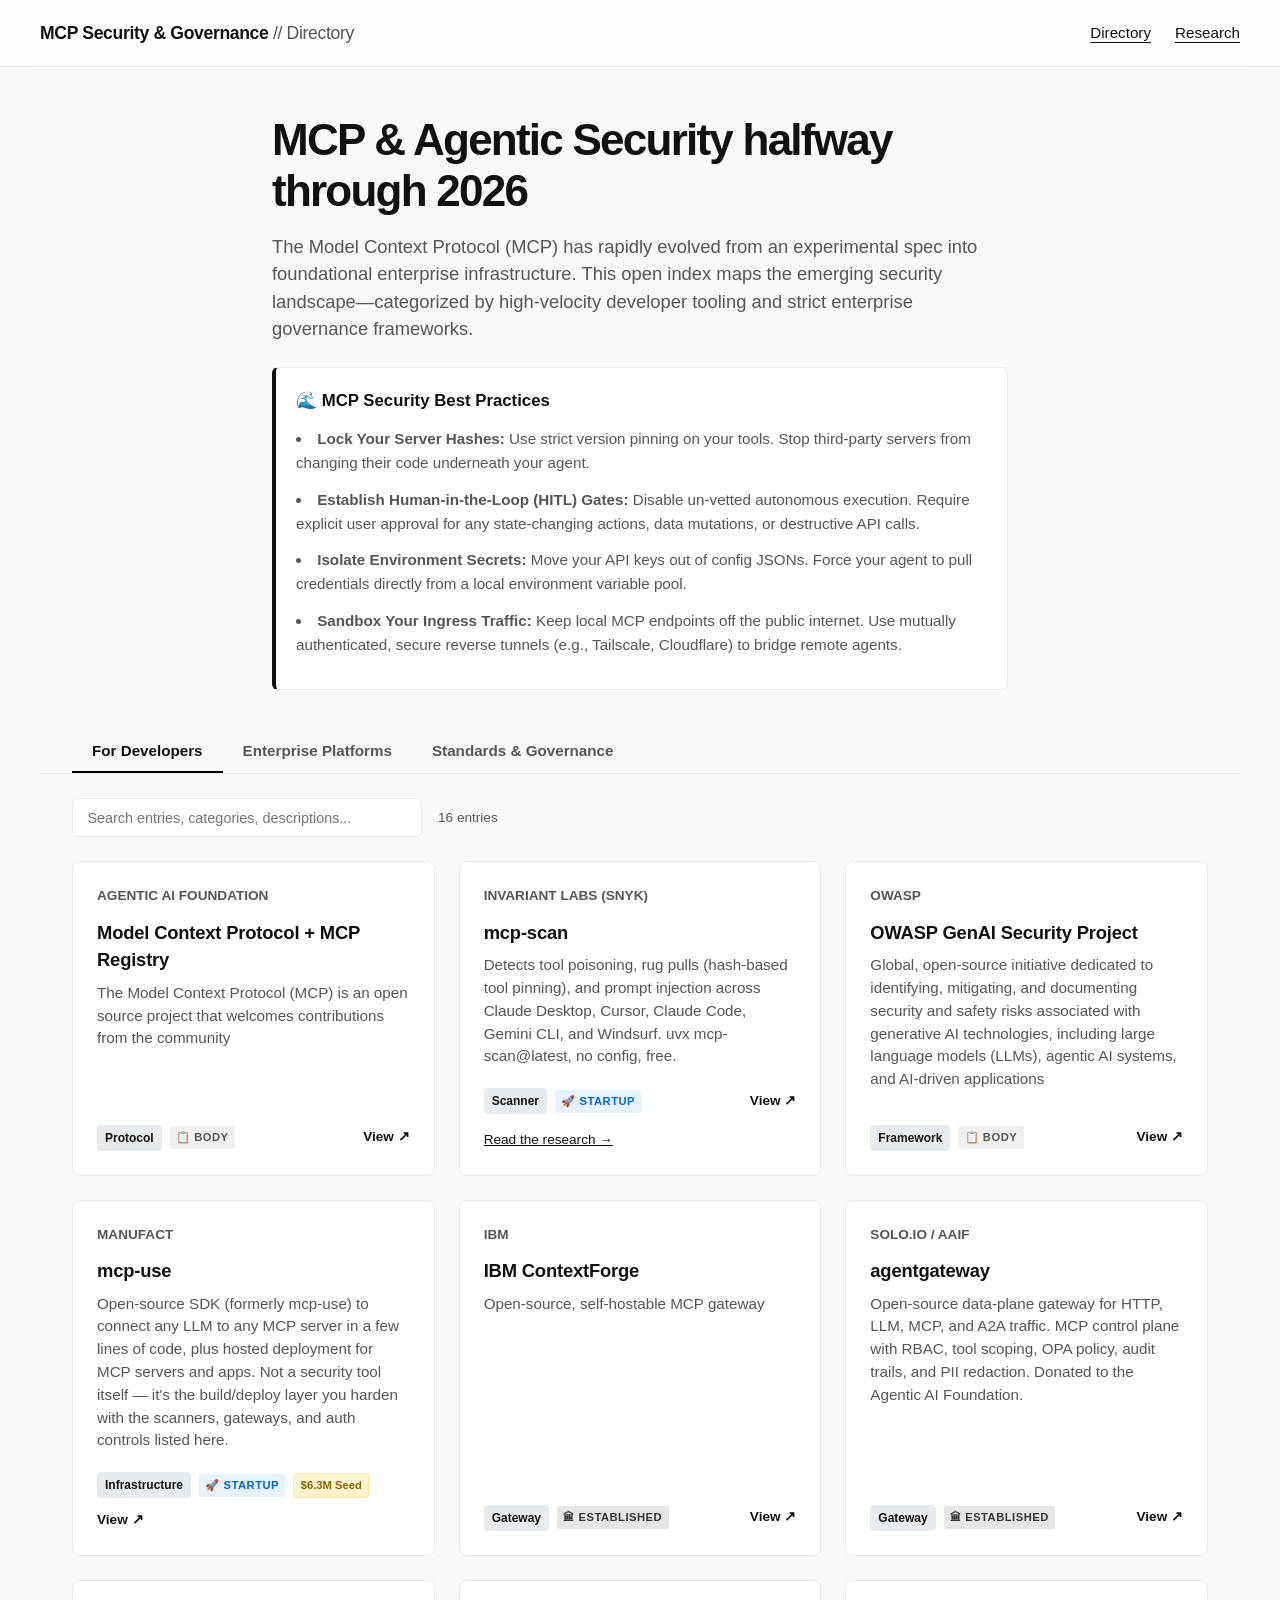
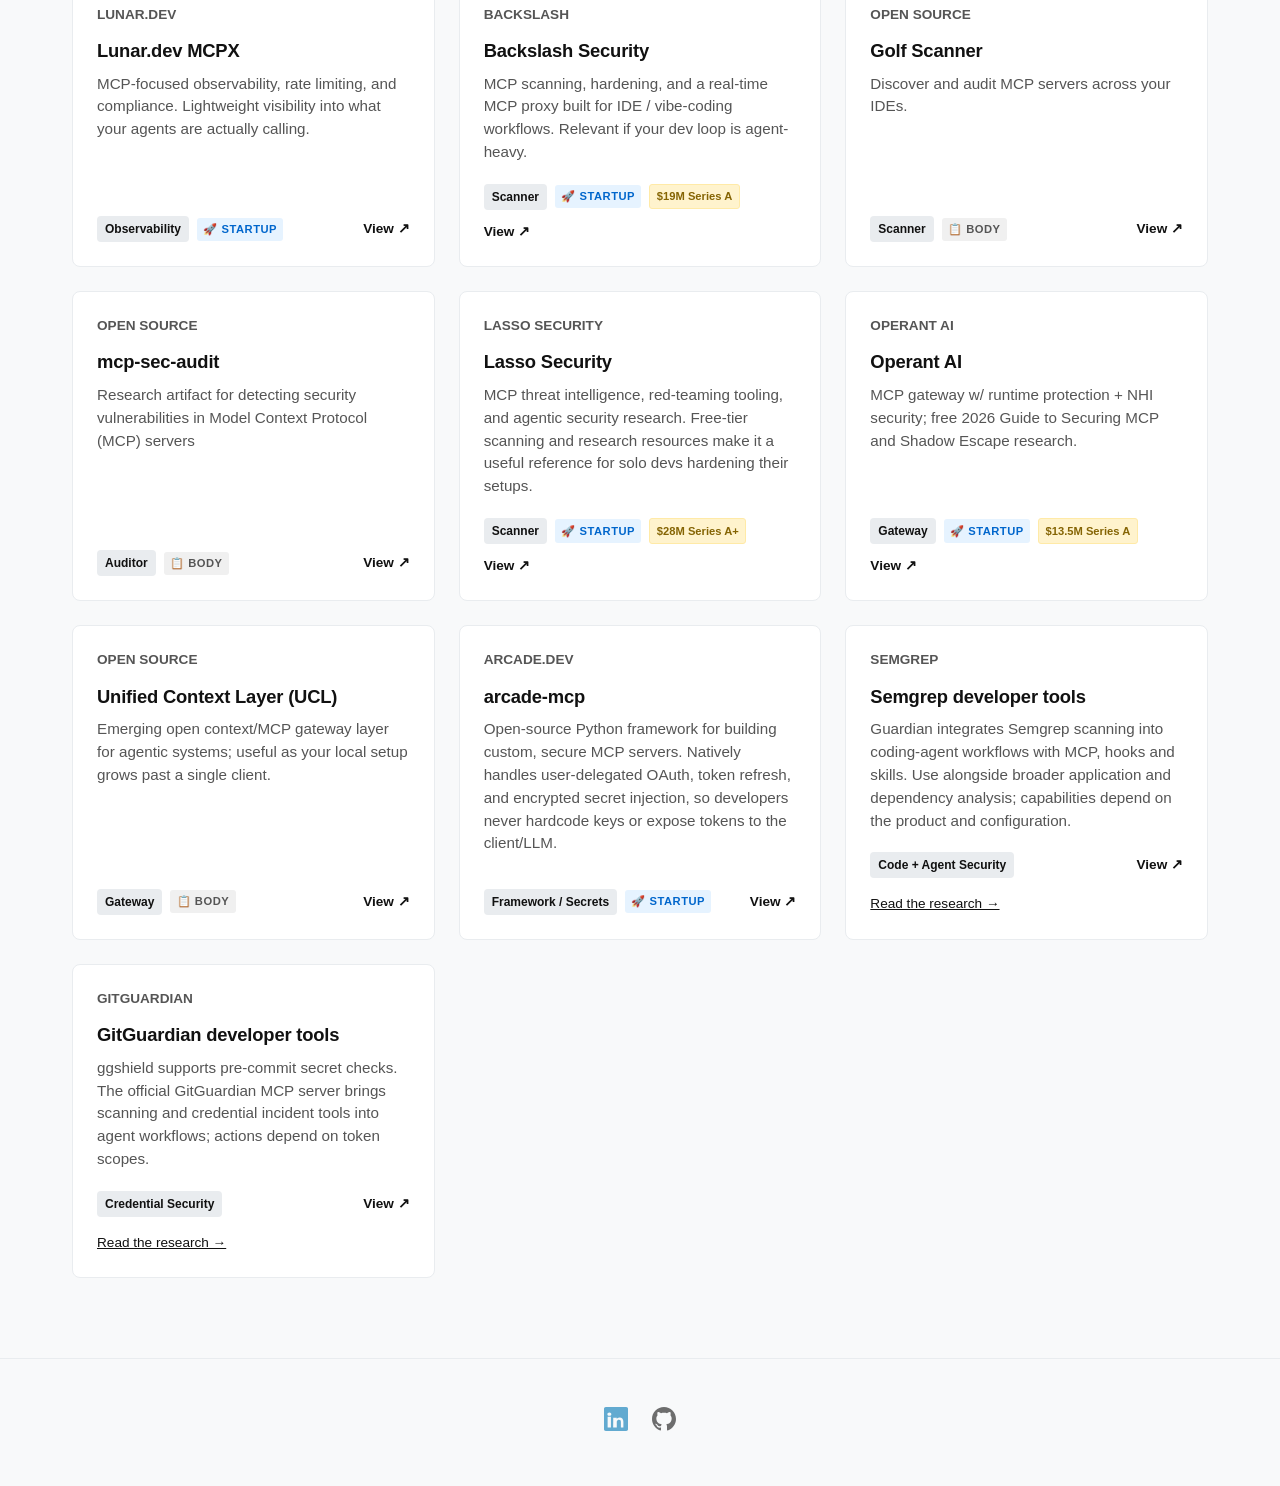
<file: docs/index.html>
<!DOCTYPE html>
<html lang="en">
<head>
<meta charset="UTF-8">
<meta name="viewport" content="width=device-width, initial-scale=1.0">
<title>MCP & Agentic Security Directory (2026)</title>
<meta name="description" content="This open index maps the emerging MCP & Agentic Security landscape—categorized by high-velocity developer tooling and strict enterprise governance frameworks.">
<meta property="og:title" content="MCP & Agentic Security Directory (2026)">
<meta property="og:description" content="This open index maps the emerging MCP & Agentic Security landscape—categorized by high-velocity developer tooling and strict enterprise governance frameworks.">
<meta property="og:type" content="website">
<meta property="og:url" content="https://cve415.github.io/MCP-Security-2026/">
<meta property="og:image" content="https://cve415.github.io/MCP-Security-2026/social-card.svg">
<meta property="og:image:width" content="1200">
<meta property="og:image:height" content="630">

<meta name="twitter:card" content="summary_large_image">
<meta name="twitter:title" content="MCP & Agentic Security Directory (2026)">
<meta name="twitter:description" content="Open index mapping MCP security landscape—developer tooling &amp; enterprise control planes.">
<meta name="twitter:image" content="https://cve415.github.io/MCP-Security-2026/social-card.svg">

<link rel="canonical" href="https://cve415.github.io/MCP-Security-2026/">
<style>
:root {
    --bg: #f8f9fa;
    --card: #ffffff;
    --text: #111111;
    --text-secondary: #555555;
    --border: #e9ecef;
    --hover: #f1f3f5;
    --accent: #000000;
    --badge-bg: #e9ecef;
}

* { margin: 0; padding: 0; box-sizing: border-box; }

body {
    font-family: -apple-system, BlinkMacSystemFont, "Segoe UI", Roboto, Helvetica, Arial, sans-serif;
    background: var(--bg);
    color: var(--text);
    line-height: 1.5;
}

header {
    padding: 1.25rem 2rem;
    border-bottom: 1px solid var(--border);
    background: rgba(255,255,255,0.85);
    backdrop-filter: blur(12px);
    position: sticky;
    top: 0;
    z-index: 100;
}

nav {
    max-width: 1200px;
    margin: auto;
    display: flex;
    justify-content: space-between;
    align-items: center;
}

.logo { font-weight: 700; font-size: 1.1rem; letter-spacing: -0.02em; }
.logo span { font-weight: 400; color: var(--text-secondary); }

.hero {
    max-width: 800px;
    margin: 3rem auto 2.5rem auto;
    padding: 0 2rem;
}

.hero h1 {
    font-size: 2.75rem;
    line-height: 1.15;
    margin-bottom: 1rem;
    font-weight: 800;
    letter-spacing: -0.04em;
}

.hero p { font-size: 1.15rem; color: var(--text-secondary); margin-bottom: 1.5rem; }

.best-practices {
    background: #fff;
    border: 1px solid var(--border);
    border-left: 4px solid var(--text);
    padding: 1.25rem;
    border-radius: 6px;
    margin-top: 1.5rem;
    font-size: 0.95rem;
    line-height: 1.6;
}
.best-practices h3 { font-size: 1.05rem; font-weight: 700; margin-bottom: 0.75rem; color: var(--text); }
.best-practices ul { list-style-position: inside; padding-left: 0; color: var(--text-secondary); margin: 0; }
.best-practices li { margin-bottom: 0.75rem; line-height: 1.6; }

.page-tabs {
    max-width: 1200px;
    margin: 2rem auto 0 auto;
    padding: 0 2rem;
    display: flex;
    border-bottom: 1px solid var(--border);
}

.page-tab {
    padding: 0.75rem 1.25rem;
    font-size: 0.95rem;
    font-weight: 600;
    color: var(--text-secondary);
    cursor: pointer;
    border-bottom: 2px solid transparent;
    transition: all 0.2s;
}

.page-tab:hover { color: var(--text); }
.page-tab.active { color: var(--text); border-bottom-color: var(--accent); }

.controls-container {
    max-width: 1200px;
    margin: 1.5rem auto;
    padding: 0 2rem;
    display: flex;
    gap: 1rem;
    align-items: center;
}

.search-bar {
    flex: 1;
    max-width: 350px;
    padding: 0.65rem 0.9rem;
    border: 1px solid var(--border);
    border-radius: 6px;
    font-size: 0.9rem;
    outline: none;
}
.search-bar:focus { border-color: var(--text); }

.grid-section {
    max-width: 1200px;
    margin: 0 auto 5rem auto;
    padding: 0 2rem;
}

.directory-grid {
    display: grid;
    grid-template-columns: repeat(auto-fill, minmax(min(100%, 320px), 1fr));
    gap: 1.5rem;
}

@media(min-width: 768px) {
    .directory-grid { grid-template-columns: repeat(2, 1fr); }
}
@media(min-width: 1024px) {
    .directory-grid { grid-template-columns: repeat(3, 1fr); }
}

.card {
    background: var(--card);
    border: 1px solid var(--border);
    border-radius: 8px;
    padding: 1.5rem;
    display: flex;
    flex-direction: column;
    justify-content: space-between;
    height: 100%;
    transition: transform 0.2s, box-shadow 0.2s;
}
.card:hover { transform: translateY(-2px); box-shadow: 0 4px 12px rgba(0,0,0,0.04); }

.card-title { font-size: 1.15rem; font-weight: 700; margin-bottom: 0.5rem; letter-spacing: -0.01em; }
.card-subtitle { font-size: 0.85rem; color: var(--text-secondary); text-transform: uppercase; font-weight: 600; margin-bottom: 0.75rem; }
.card-body { font-size: 0.95rem; color: var(--text-secondary); margin-bottom: 1.25rem; flex-grow: 1; }

.card-meta { display: flex; justify-content: space-between; align-items: center; margin-top: auto; gap: 0.75rem; flex-wrap: wrap; }
.card-badges { display: flex; gap: 0.5rem; align-items: center; flex-wrap: wrap; }
.category-badge { font-size: 0.75rem; font-weight: 600; padding: 0.25rem 0.5rem; background: var(--badge-bg); border-radius: 4px; }
.stage-badge { font-size: 0.7rem; font-weight: 700; padding: 0.2rem 0.4rem; border-radius: 3px; text-transform: uppercase; letter-spacing: 0.5px; }
.stage-startup { background: #e6f3ff; color: #0066cc; }
.stage-established { background: #e6e6e6; color: #333333; }
.stage-body { background: #f0f0f0; color: #555555; }
.funding-badge { font-size: 0.7rem; font-weight: 600; padding: 0.2rem 0.4rem; background: #fff3cd; color: #856404; border-radius: 3px; border: 1px solid #ffeaa7; }
.card-link { font-size: 0.85rem; text-decoration: none; color: var(--text); font-weight: 600; white-space: nowrap; }
.card-link:hover { text-decoration: underline; }

.no-results { display: none; text-align: center; padding: 3rem; color: var(--text-secondary); }
a:focus-visible,button:focus-visible,input:focus-visible{outline:3px solid #276c93;outline-offset:3px}.skip{position:absolute;top:-100px;left:1rem;background:white;padding:1rem;z-index:200}.skip:focus{top:1rem}nav{gap:1rem;flex-wrap:wrap}.site-links{display:flex;gap:1.5rem}.site-links a{color:inherit;font-size:.95rem;text-underline-offset:4px}.page-tab{font-family:inherit;background:transparent;border:0;border-bottom:2px solid transparent;text-align:left}.card{scroll-margin-top:10rem}.card:target{outline:2px solid #111;outline-offset:4px}.research-link{display:block;color:inherit;font-size:.85rem;margin-top:1rem}.directory-note{max-width:1200px;margin:1rem auto;padding:0 2rem;color:#555;font-size:.9rem}.result-count{font-size:.85rem;color:#555}@media(max-width:600px){header{padding:1rem}.page-tabs{padding:0 1rem;flex-wrap:wrap}.page-tab{padding:.75rem}.hero{padding:0 1rem}.hero h1{font-size:2.2rem}.grid-section,.controls-container{padding:0 1rem}.controls-container{flex-wrap:wrap}.search-bar{min-width:0;width:100%}.logo{font-size:1rem}}
</style>
</head>
<body>
<a class="skip" href="#directory">Skip to directory</a>

<header>
    <nav aria-label="Main navigation">
        <div class="logo">MCP Security & Governance <span>// Directory</span></div>
    <div class="site-links"><a href="./" aria-current="page">Directory</a><a href="research/">Research</a></div>
    </nav>
</header>

<div class="hero">
    <h1>MCP & Agentic Security 
        halfway through 2026</h1>
    <p>The Model Context Protocol (MCP) has rapidly evolved from an experimental spec into foundational enterprise infrastructure. This open index maps the emerging security landscape—categorized by high-velocity developer tooling and strict enterprise governance frameworks.</p>

    <div class="best-practices">
        <h3>🌊 MCP Security Best Practices</h3>
        <ul>
            <li><strong>Lock Your Server Hashes:</strong> Use strict version pinning on your tools. Stop third-party servers from changing their code underneath your agent.</li>
            <li><strong>Establish Human-in-the-Loop (HITL) Gates:</strong> Disable un-vetted autonomous execution. Require explicit user approval for any state-changing actions, data mutations, or destructive API calls.</li>
            <li><strong>Isolate Environment Secrets:</strong> Move your API keys out of config JSONs. Force your agent to pull credentials directly from a local environment variable pool.</li>
            <li><strong>Sandbox Your Ingress Traffic:</strong> Keep local MCP endpoints off the public internet. Use mutually authenticated, secure reverse tunnels (e.g., Tailscale, Cloudflare) to bridge remote agents.</li>
        </ul>
    </div>
</div>

<div class="page-tabs" role="group" aria-label="Directory audience">
    <button type="button" class="page-tab active" data-audience="solo" aria-pressed="true" onclick="switchTab('solo')">For Developers</button>
    <button type="button" class="page-tab" data-audience="enterprise" aria-pressed="false" onclick="switchTab('enterprise')">Enterprise Platforms</button>
    <button type="button" class="page-tab" data-audience="governance" aria-pressed="false" onclick="switchTab('governance')">Standards & Governance</button>
</div>

<p class="directory-note"></p>
<div class="controls-container">
    <input type="text" class="search-bar" id="searchInput" aria-label="Search the selected directory audience" placeholder="Search entries, categories, descriptions..." oninput="handleSearch()">
<span class="result-count" id="resultCount" role="status"></span>
</div>
<main class="grid-section" id="directory">
    <noscript>This directory requires JavaScript for search and filtering. Browse the <a href="solo.json">developer</a>, <a href="enterprise.json">enterprise</a>, and <a href="governance.json">governance</a> datasets directly, or visit <a href="research/">Research</a>.</noscript>
    <div class="directory-grid" id="directoryGrid">
        </div>
    <div class="no-results" id="noResults">No records match your query.</div>
</main>

<footer style="text-align: center; padding: 3rem 2rem; border-top: 1px solid var(--border); margin-top: 5rem;">
    <div style="display: flex; justify-content: center; gap: 1.5rem; align-items: center;">
        <a href="https://www.linkedin.com/in/christopherfvelasco/" target="_blank" title="Christopher Velasco on LinkedIn" style="display: inline-block; opacity: 0.6; transition: opacity 0.2s; text-decoration: none; hover: opacity 1;">
            <svg width="24" height="24" viewBox="0 0 24 24" fill="currentColor" style="color: #0077b5;">
                <path d="M20.447 20.452h-3.554v-5.569c0-1.328-.475-2.236-1.986-2.236-1.081 0-1.722.725-2.004 1.428-.103.249-.129.597-.129.946v5.431h-3.554s.05-8.811 0-9.728h3.554v1.375c.427-.659 1.192-1.598 2.898-1.598 2.117 0 3.704 1.385 3.704 4.362v5.589zM5.337 8.855c-1.144 0-1.915-.758-1.915-1.707 0-.951.77-1.708 1.959-1.708 1.188 0 1.914.757 1.938 1.708 0 .949-.75 1.707-1.982 1.707zm1.581 11.597H3.635V9.724h3.283v10.728zM22.225 0H1.771C.792 0 0 .774 0 1.729v20.542C0 23.227.792 24 1.771 24h20.451C23.2 24 24 23.227 24 22.271V1.729C24 .774 23.2 0 22.225 0z"/>
            </svg>
        </a>
        <a href="https://github.com/cve415/MCP-Security-2026" target="_blank" title="View on GitHub" style="display: inline-block; opacity: 0.6; transition: opacity 0.2s; text-decoration: none;">
            <svg width="24" height="24" viewBox="0 0 24 24" fill="currentColor" style="color: #111111;">
                <path d="M12 0c-6.626 0-12 5.373-12 12 0 5.302 3.438 9.8 8.207 11.387.599.111.793-.261.793-.577v-2.234c-3.338.726-4.033-1.416-4.033-1.416-.546-1.387-1.333-1.756-1.333-1.756-1.089-.745.083-.729.083-.729 1.205.084 1.839 1.237 1.839 1.237 1.07 1.834 2.807 1.304 3.492.997.107-.775.418-1.305.762-1.604-2.665-.305-5.467-1.334-5.467-5.931 0-1.311.469-2.381 1.236-3.221-.124-.303-.535-1.524.117-3.176 0 0 1.008-.322 3.301 1.23.957-.266 1.983-.399 3.003-.404 1.02.005 2.047.138 3.006.404 2.291-1.552 3.297-1.23 3.297-1.23.653 1.653.242 2.874.118 3.176.77.84 1.235 1.911 1.235 3.221 0 4.609-2.807 5.624-5.479 5.921.43.372.823 1.102.823 2.222v 3.293c0 .319.192.694.801.576 4.765-1.589 8.199-6.086 8.199-11.386 0-6.627-5.373-12-12-12z"/>
            </svg>
        </a>
    </div>
</footer>

<script>
let activeTab = 'solo';
let dataStorage = { solo: [], enterprise: [], governance: [] };

async function loadData() {
    try {
        const [s, e, g] = await Promise.all([
            fetch('solo.json').then(r => r.json()),
            fetch('enterprise.json').then(r => r.json()),
            fetch('governance.json').then(r => r.json())
        ]);
        dataStorage.solo = s;
        dataStorage.enterprise = e;
        dataStorage.governance = g;
        restoreLocation();
    } catch (err) {
        document.getElementById('directoryGrid').innerHTML = '<p>Error loading directory payloads.</p>';
    }
}

function switchTab(tabName) {
    activeTab = Object.hasOwn(dataStorage, tabName) ? tabName : 'solo';
    document.querySelectorAll('.page-tab').forEach(el => {
        const selected = el.dataset.audience === activeTab;
        el.classList.toggle('active', selected);
        el.setAttribute('aria-pressed', String(selected));
    });
    document.getElementById('searchInput').value = '';
    const url = new URL(location.href);
    url.searchParams.set('audience', activeTab);
    url.hash = '';
    history.replaceState(null, '', url);
    renderGrid();
}
function restoreLocation() {
    const url = new URL(location.href);
    const hash = url.hash.slice(1);
    switchTab(url.searchParams.get('audience') || 'solo');
    if (hash) {
        url.searchParams.set('audience', activeTab);
        history.replaceState(null, '', url);
        requestAnimationFrame(() => document.getElementById(hash)?.scrollIntoView());
    }
}
window.addEventListener('popstate', restoreLocation);

function renderGrid(filterText = '') {
    const grid = document.getElementById('directoryGrid');
    const noResults = document.getElementById('noResults');
    grid.innerHTML = '';
    
    const items = dataStorage[activeTab].filter(item => {
        const searchPool = `${item.name} ${item.description} ${item.category || item.type || ''} ${item.developer || ''}`.toLowerCase();
        return searchPool.includes(filterText.toLowerCase());
    });

    document.getElementById('resultCount').textContent = `${items.length} entries`;
    if (items.length === 0) {
        noResults.style.display = 'block';
        return;
    }
    noResults.style.display = 'none';

    items.forEach(item => {
        const card = document.createElement('div');
        card.className = 'card';
        if (item.id) card.id = item.id;

        const subtitle = item.developer || item.category || item.type || 'Standard';
        const metaTag = item.category || item.type || 'Framework';
        const linkHTML = item.url ? `<a class="card-link" href="${item.url}" target="_blank" rel="noopener noreferrer">View ↗</a>` : '';

        let stageBadgeHTML = '';
        if (item.stage) {
            const stageEmoji = { startup: '🚀', established: '🏛', body: '📋' }[item.stage] || '';
            const stageClass = `stage-${item.stage}`;
            const stageLabel = item.stage.charAt(0).toUpperCase() + item.stage.slice(1);
            stageBadgeHTML = `<span class="stage-badge ${stageClass}">${stageEmoji} ${stageLabel}</span>`;
        }

        let fundingBadgeHTML = '';
        if (item.funding && item.round) {
            fundingBadgeHTML = `<span class="funding-badge">${item.funding} ${item.round}</span>`;
        }

        card.innerHTML = `
            <div>
                <div class="card-subtitle">${subtitle}</div>
                <div class="card-title">${item.name}</div>
                <div class="card-body">${item.description}</div>
            </div>
            <div class="card-meta">
                <div class="card-badges">
                    <span class="category-badge">${metaTag}</span>
                    ${stageBadgeHTML}
                    ${fundingBadgeHTML}
                </div>
                ${linkHTML}
            </div>
        `;
        if (item.research) {
            const researchLink = document.createElement('a');
            researchLink.className = 'research-link';
            researchLink.href = `research/${item.research}/#${item.id === 'mcp-scan' ? 'snyk' : item.id}`;
            researchLink.textContent = 'Read the research →';
            card.appendChild(researchLink);
        }
        grid.appendChild(card);
    });
}

function handleSearch() {
    const val = document.getElementById('searchInput').value;
    renderGrid(val);
}

window.addEventListener('DOMContentLoaded', loadData);
</script>
</body>
</html>
</file>
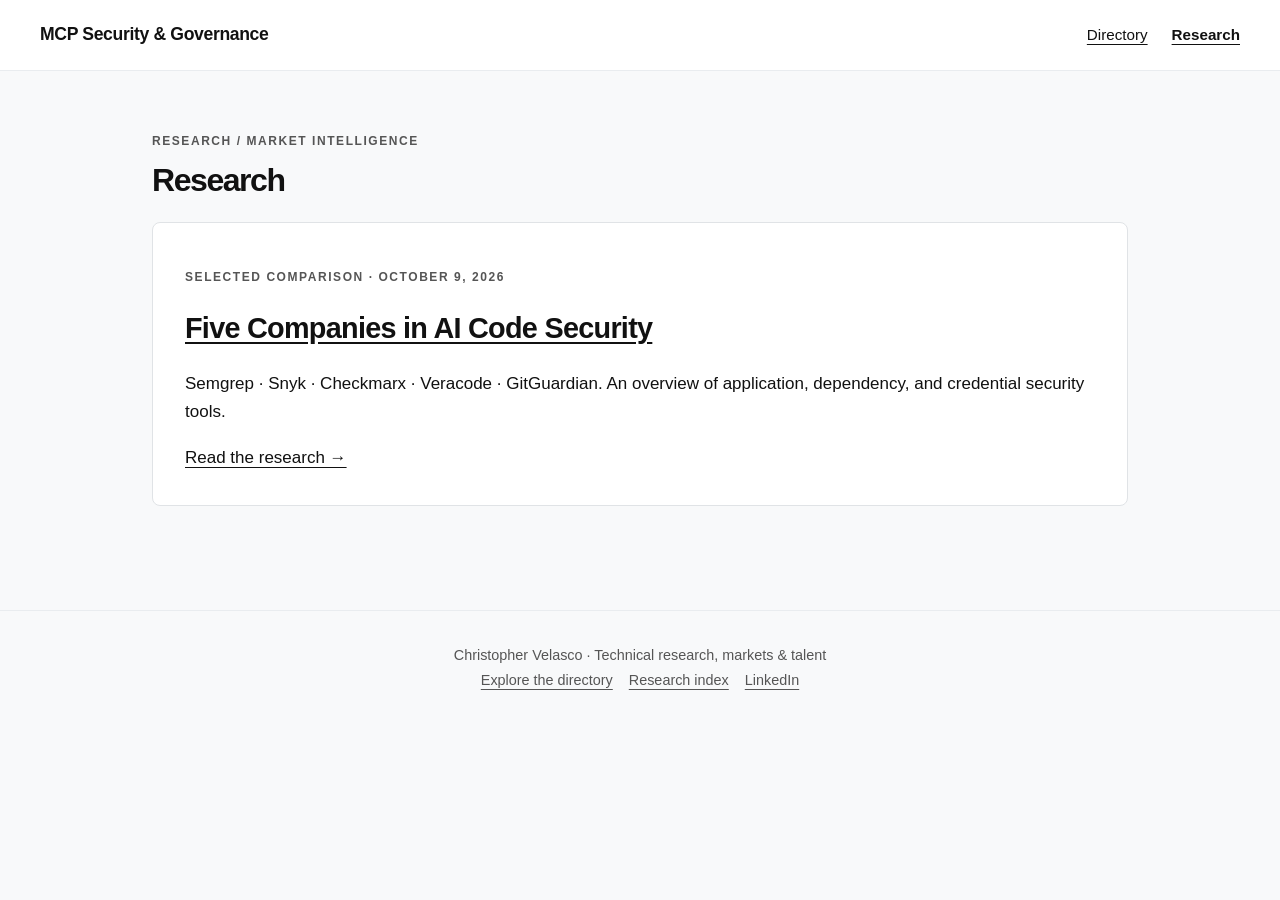
<file: docs/research/index.html>
<!doctype html>
<html lang="en"><head><meta charset="utf-8"><meta name="viewport" content="width=device-width, initial-scale=1"><title>Research | MCP &amp; Agentic Security</title><meta name="description" content="Technical research connecting AI security products, buyer workflows, GTM and talent."><link rel="canonical" href="https://cve415.github.io/MCP-Security-2026/research/"><meta property="og:title" content="Research"><meta property="og:description" content="Technical research connecting AI security products, buyer workflows, GTM and talent."><meta property="og:type" content="website"><meta property="og:url" content="https://cve415.github.io/MCP-Security-2026/research/"><meta property="og:image" content="https://cve415.github.io/MCP-Security-2026/social-card.svg"><meta name="twitter:card" content="summary"><meta name="twitter:title" content="Research"><meta name="twitter:description" content="Technical research connecting AI security products, buyer workflows, GTM and talent."><meta name="twitter:image" content="https://cve415.github.io/MCP-Security-2026/social-card.svg"><link rel="stylesheet" href="research.css"></head>
<body><a class="skip" href="#main">Skip to content</a><header class="site-header"><nav class="site-nav" aria-label="Main navigation"><a class="brand" href="../">MCP Security &amp; Governance</a><div class="nav-links"><a href="../">Directory</a><a href="./" aria-current="page">Research</a></div></nav></header><main id="main" class="research-main"><div class="index-head"><p class="eyebrow">Research / Market intelligence</p><h1>Research</h1></div><article class="research-card"><p class="eyebrow">Selected comparison · October 9, 2026</p><h2><a href="five-companies-in-ai-code-security/">Five Companies in AI Code Security</a></h2><p>Semgrep · Snyk · Checkmarx · Veracode · GitGuardian. An overview of application, dependency, and credential security tools.</p><a href="five-companies-in-ai-code-security/">Read the research →</a></article></main><footer class="site-footer">Christopher Velasco · Technical research, markets &amp; talent<br><a href="../">Explore the directory</a><a href="./">Research index</a><a href="https://www.linkedin.com/in/christopherfvelasco/">LinkedIn</a></footer></body></html>
</file>
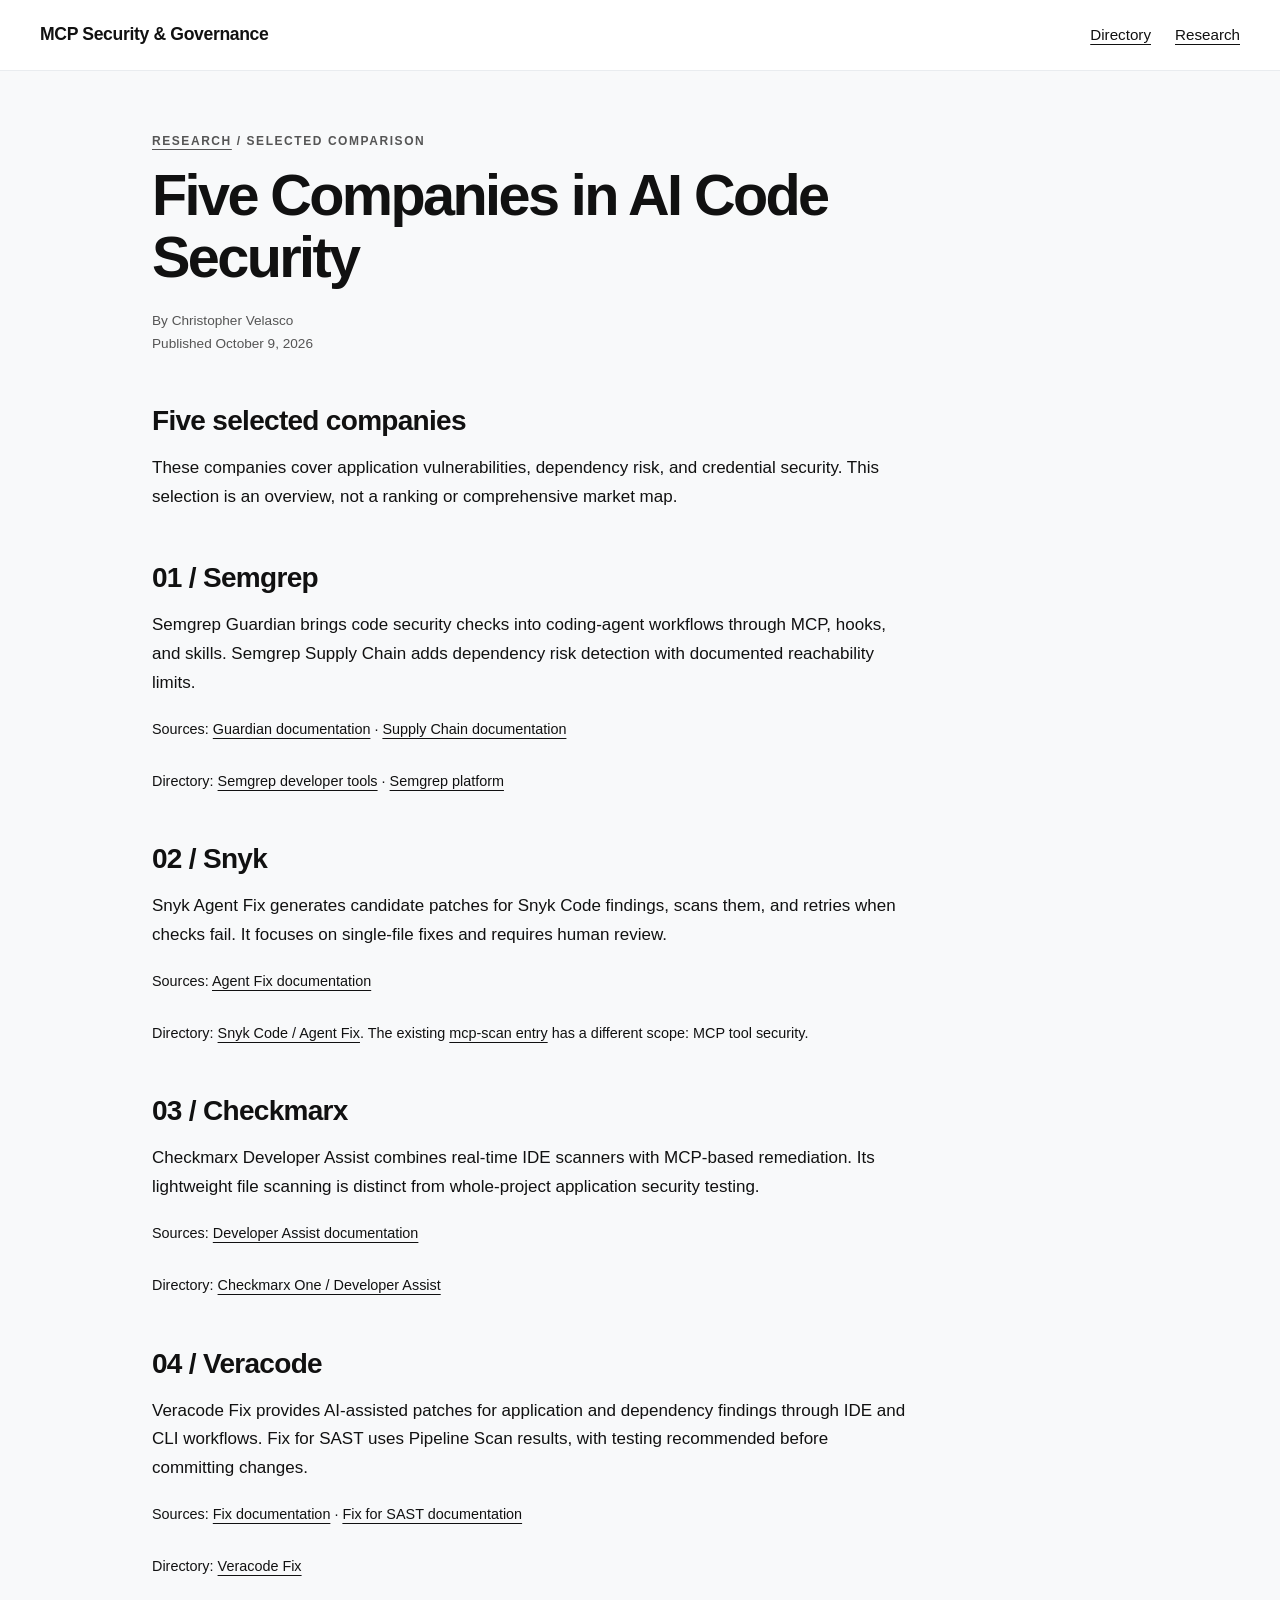
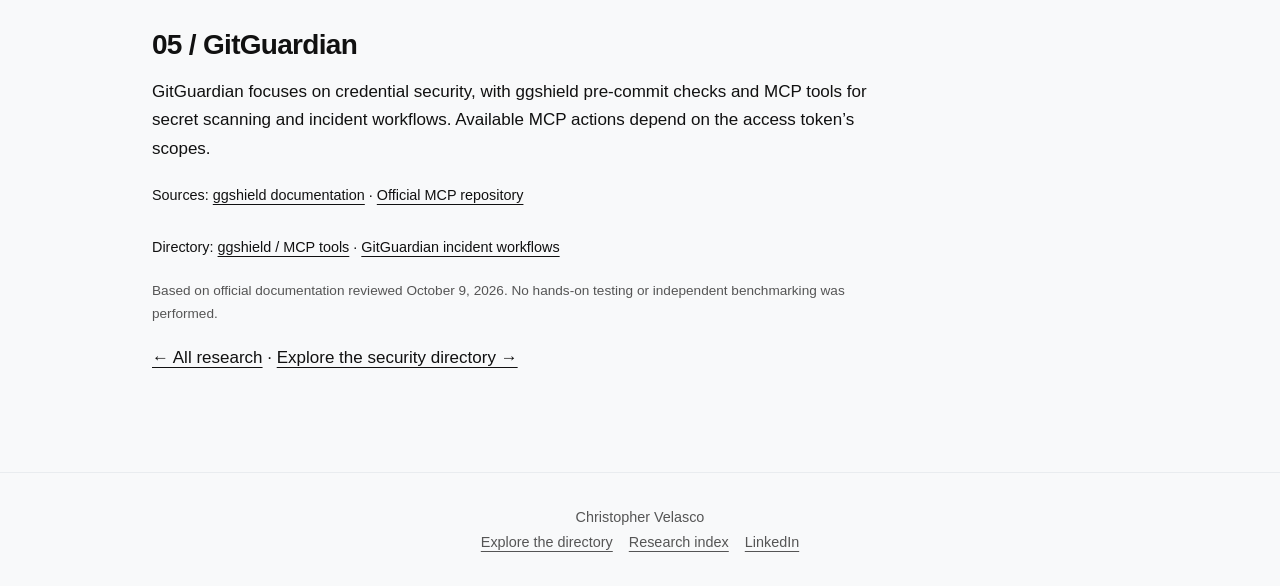
<file: docs/research/five-companies-in-ai-code-security/index.html>
<!doctype html>
<html lang="en"><head><meta charset="utf-8"><meta name="viewport" content="width=device-width, initial-scale=1"><title>Five Companies in AI Code Security | MCP &amp; Agentic Security</title><meta name="description" content="Five selected companies in AI code security: Semgrep, Snyk, Checkmarx, Veracode, and GitGuardian."><link rel="canonical" href="https://cve415.github.io/MCP-Security-2026/research/five-companies-in-ai-code-security/"><meta property="og:title" content="Five Companies in AI Code Security"><meta property="og:description" content="Five selected companies in AI code security: Semgrep, Snyk, Checkmarx, Veracode, and GitGuardian."><meta property="og:type" content="article"><meta property="og:url" content="https://cve415.github.io/MCP-Security-2026/research/five-companies-in-ai-code-security/"><meta property="og:image" content="https://cve415.github.io/MCP-Security-2026/social-card.svg"><meta name="twitter:card" content="summary"><meta name="twitter:title" content="Five Companies in AI Code Security"><meta name="twitter:description" content="Five selected companies in AI code security: Semgrep, Snyk, Checkmarx, Veracode, and GitGuardian."><meta name="twitter:image" content="https://cve415.github.io/MCP-Security-2026/social-card.svg"><meta name="author" content="Christopher Velasco"><meta property="article:published_time" content="2026-10-09"><meta property="article:modified_time" content="2026-10-09"><link rel="stylesheet" href="../research.css"></head>
<body><a class="skip" href="#main">Skip to content</a><header class="site-header"><nav class="site-nav" aria-label="Main navigation"><a class="brand" href="../../">MCP Security &amp; Governance</a><div class="nav-links"><a href="../../">Directory</a><a href="../" >Research</a></div></nav></header><main id="main" class="research-main"><article><header class="article-head"><p class="eyebrow"><a href="../">Research</a> / Selected comparison</p><h1>Five Companies in AI Code Security</h1><p class="meta">By Christopher Velasco<br>Published <time datetime="2026-10-09">October 9, 2026</time></p></header>
<div class="article-body"><h2>Five selected companies</h2><p>These companies cover application vulnerabilities, dependency risk, and credential security. This selection is an overview, not a ranking or comprehensive market map.</p><h2 id="semgrep">01 / Semgrep</h2><p>Semgrep Guardian brings code security checks into coding-agent workflows through MCP, hooks, and skills. Semgrep Supply Chain adds dependency risk detection with documented reachability limits.</p><p class="sources">Sources: <a href="https://docs.semgrep.dev/semgrep-guardian/overview">Guardian documentation</a> · <a href="https://docs.semgrep.dev/semgrep-supply-chain/overview">Supply Chain documentation</a></p><p class="directory-links">Directory: <a href="../../?audience=solo#semgrep">Semgrep developer tools</a> · <a href="../../?audience=enterprise#semgrep">Semgrep platform</a></p>
<h2 id="snyk">02 / Snyk</h2><p>Snyk Agent Fix generates candidate patches for Snyk Code findings, scans them, and retries when checks fail. It focuses on single-file fixes and requires human review.</p><p class="sources">Sources: <a href="https://docs.snyk.io/scan-fix-and-prevent/scan-with-snyk/snyk-code/manage-code-vulnerabilities/fix-code-vulnerabilities-automatically">Agent Fix documentation</a></p><p class="directory-links">Directory: <a href="../../?audience=enterprise#snyk">Snyk Code / Agent Fix</a>. The existing <a href="../../?audience=solo#mcp-scan">mcp-scan entry</a> has a different scope: MCP tool security.</p>
<h2 id="checkmarx">03 / Checkmarx</h2><p>Checkmarx Developer Assist combines real-time IDE scanners with MCP-based remediation. Its lightweight file scanning is distinct from whole-project application security testing.</p><p class="sources">Sources: <a href="https://docs.checkmarx.com/en/34965-719261-about-checkmarx-developer-assist.html">Developer Assist documentation</a></p><p class="directory-links">Directory: <a href="../../?audience=enterprise#checkmarx">Checkmarx One / Developer Assist</a></p>
<h2 id="veracode">04 / Veracode</h2><p>Veracode Fix provides AI-assisted patches for application and dependency findings through IDE and CLI workflows. Fix for SAST uses Pipeline Scan results, with testing recommended before committing changes.</p><p class="sources">Sources: <a href="https://docs.veracode.com/r/About_Veracode_Fix">Fix documentation</a> · <a href="https://docs.veracode.com/r/Veracode_Fix_for_SAST">Fix for SAST documentation</a></p><p class="directory-links">Directory: <a href="../../?audience=enterprise#veracode">Veracode Fix</a></p>
<h2 id="gitguardian">05 / GitGuardian</h2><p>GitGuardian focuses on credential security, with ggshield pre-commit checks and MCP tools for secret scanning and incident workflows. Available MCP actions depend on the access token’s scopes.</p><p class="sources">Sources: <a href="https://docs.gitguardian.com/ggshield-docs/integrations/git-hooks/pre-commit">ggshield documentation</a> · <a href="https://github.com/GitGuardian/ggmcp">Official MCP repository</a></p><p class="directory-links">Directory: <a href="../../?audience=solo#gitguardian">ggshield / MCP tools</a> · <a href="../../?audience=enterprise#gitguardian">GitGuardian incident workflows</a></p>
<p class="meta">Based on official documentation reviewed October 9, 2026. No hands-on testing or independent benchmarking was performed.</p><p><a href="../">← All research</a> · <a href="../../">Explore the security directory →</a></p></div></article></main><footer class="site-footer">Christopher Velasco<br><a href="../../">Explore the directory</a><a href="../">Research index</a><a href="https://www.linkedin.com/in/christopherfvelasco/">LinkedIn</a></footer></body></html>
</file>
<file: docs/research/research.css>
*{box-sizing:border-box}html{scroll-padding-top:8rem}body{margin:0;background:#f8f9fa;color:#111;font:17px/1.7 -apple-system,BlinkMacSystemFont,"Segoe UI",Roboto,Helvetica,Arial,sans-serif}a{color:inherit;text-underline-offset:4px}a:hover{color:#555}a:focus-visible,button:focus-visible,input:focus-visible,[tabindex]:focus-visible{outline:3px solid #276c93;outline-offset:4px}.skip{position:absolute;left:1rem;top:-100px;background:white;padding:10px;z-index:200}.skip:focus{top:1rem}.site-header{background:rgba(255,255,255,.96);border-bottom:1px solid #e9ecef;padding:1.25rem 2rem}.site-nav{max-width:1200px;margin:auto;display:flex;align-items:center;justify-content:space-between;gap:1rem;flex-wrap:wrap}.brand{font-size:1.1rem;font-weight:700;letter-spacing:-.02em;text-decoration:none}.nav-links{display:flex;gap:1.5rem;font-size:.95rem}.nav-links [aria-current=page]{font-weight:700}.research-main{max-width:1040px;margin:auto;padding:3rem 2rem 5rem}.article-head{max-width:800px;margin-bottom:2.5rem}.eyebrow{font-size:.75rem;font-weight:700;letter-spacing:.13em;text-transform:uppercase;color:#555}.research-main h1{font-size:clamp(2.35rem,5vw,3.6rem);line-height:1.08;letter-spacing:-.045em;margin:.8rem 0 1.3rem}.lead{font-size:1.35rem;line-height:1.5;color:#555}.meta{font-size:.85rem;color:#555}.article-body{max-width:760px}.article-body h2{font-size:1.75rem;letter-spacing:-.025em;line-height:1.25;margin:3rem 0 1rem}.article-body h3{font-size:1.1rem;margin:1.5rem 0 .5rem}.article-body p{margin:.8rem 0 1.2rem}.article-body li{margin:.65rem 0}.note,.toc,.research-card{background:white;border:1px solid #e0e3e6;border-radius:8px;padding:1.5rem;margin:1.5rem 0}.note{border-left:4px solid #111}.toc ul{display:flex;flex-wrap:wrap;gap:.5rem 1.5rem;list-style:none;padding:0;margin:.75rem 0 0}.toc{font-size:.9rem}.research-card h2{font-size:1.8rem;line-height:1.2;letter-spacing:-.025em}.research-card{padding:2rem}.table-wrap{overflow-x:auto;margin:1.5rem 0;border:1px solid #ddd;border-radius:6px;background:white}table{width:100%;min-width:700px;border-collapse:collapse;font-size:.9rem;line-height:1.5}caption{text-align:left;font-weight:600;padding:1rem}th,td{text-align:left;vertical-align:top;padding:1rem;border-bottom:1px solid #e9ecef}thead{background:#f1f3f5}th{font-weight:650}.wide{max-width:100%}.directory-links{font-size:.9rem;padding-top:.5rem}.sources{font-size:.9rem;overflow-wrap:anywhere}.site-footer{border-top:1px solid #e9ecef;padding:2rem;text-align:center;font-size:.9rem;color:#555}.site-footer a{margin:0 .5rem}@media(max-width:600px){.site-header{padding:1rem}.research-main{padding:2rem 1.1rem 3rem}.research-card,.note,.toc{padding:1.1rem}.brand{font-size:1rem}.lead{font-size:1.2rem}.research-main h1{font-size:2.4rem}.nav-links{gap:1.25rem}th,td{padding:.75rem}}
.index-head h1{font-size:2rem;margin:.5rem 0 1.5rem}.index-head+.research-card{margin-top:0}.company-list{padding-left:1.25rem}.company-list li{margin:.35rem 0}
</file>
